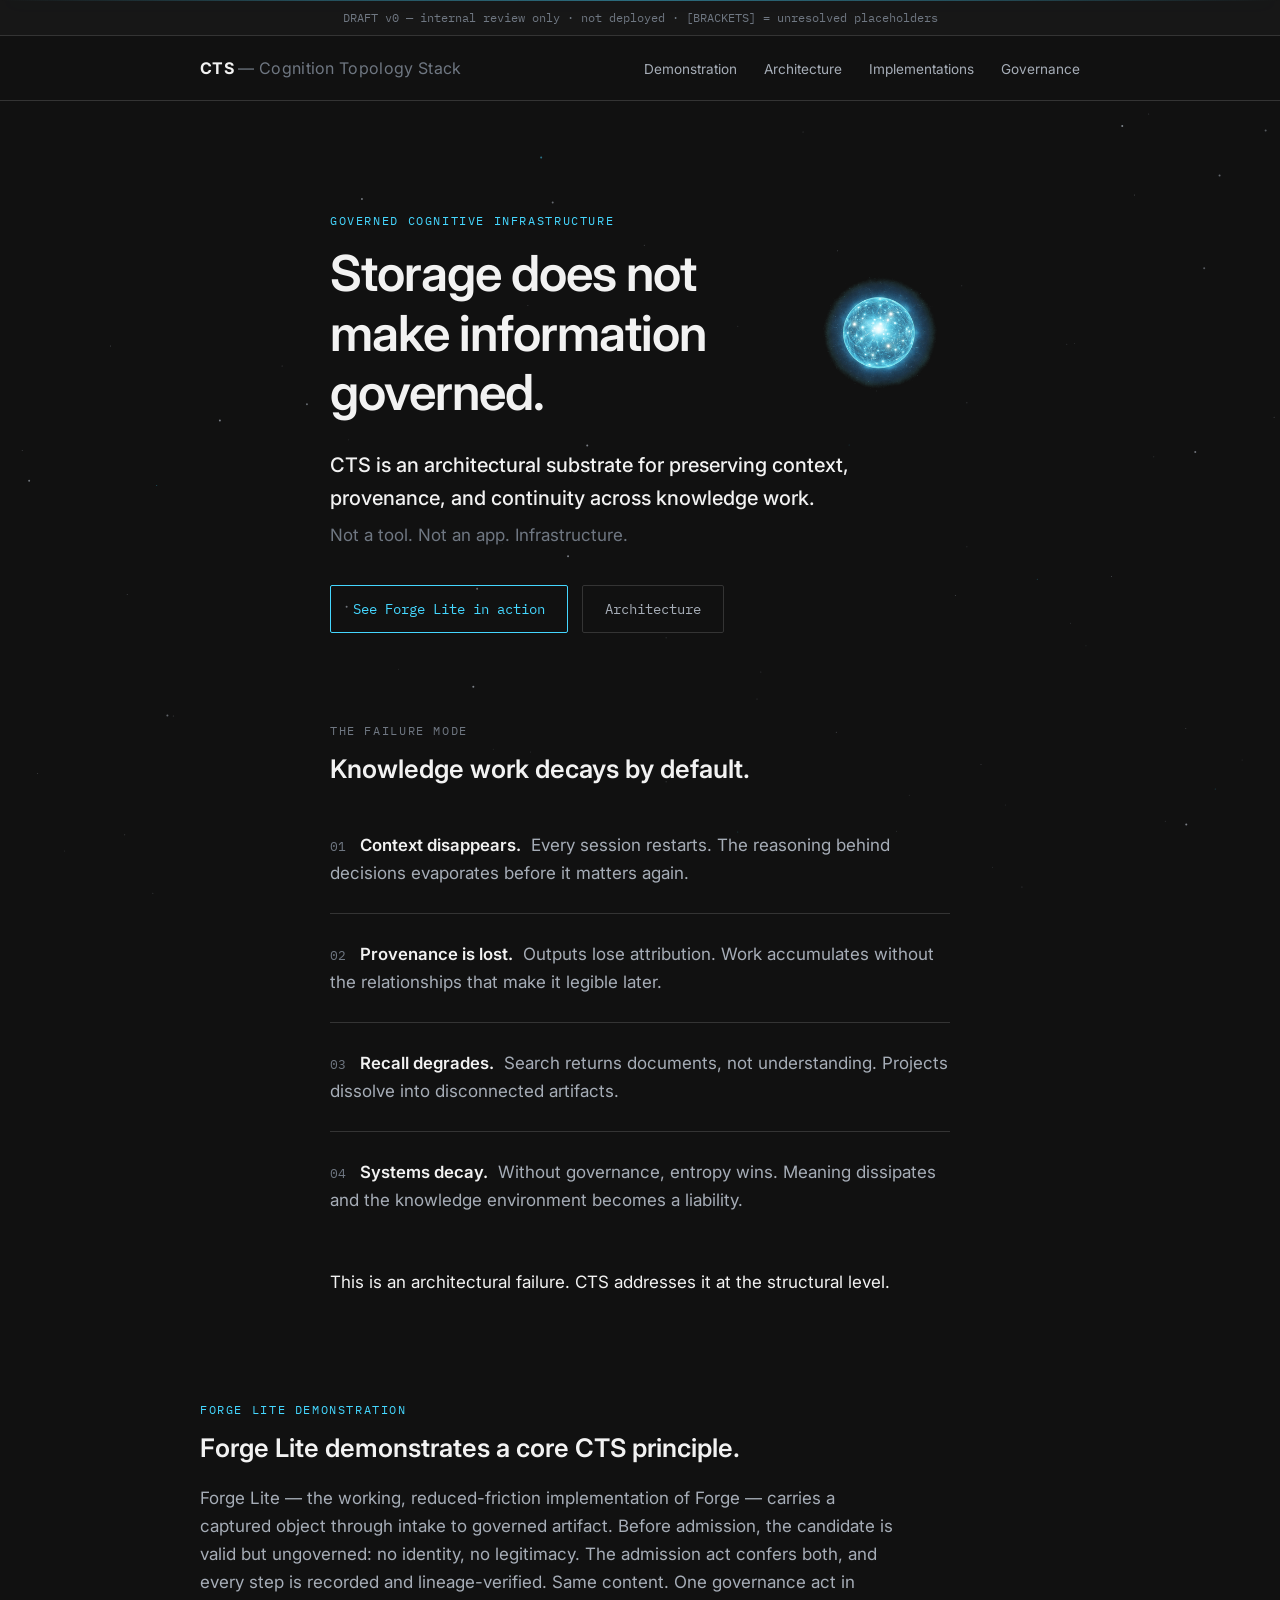
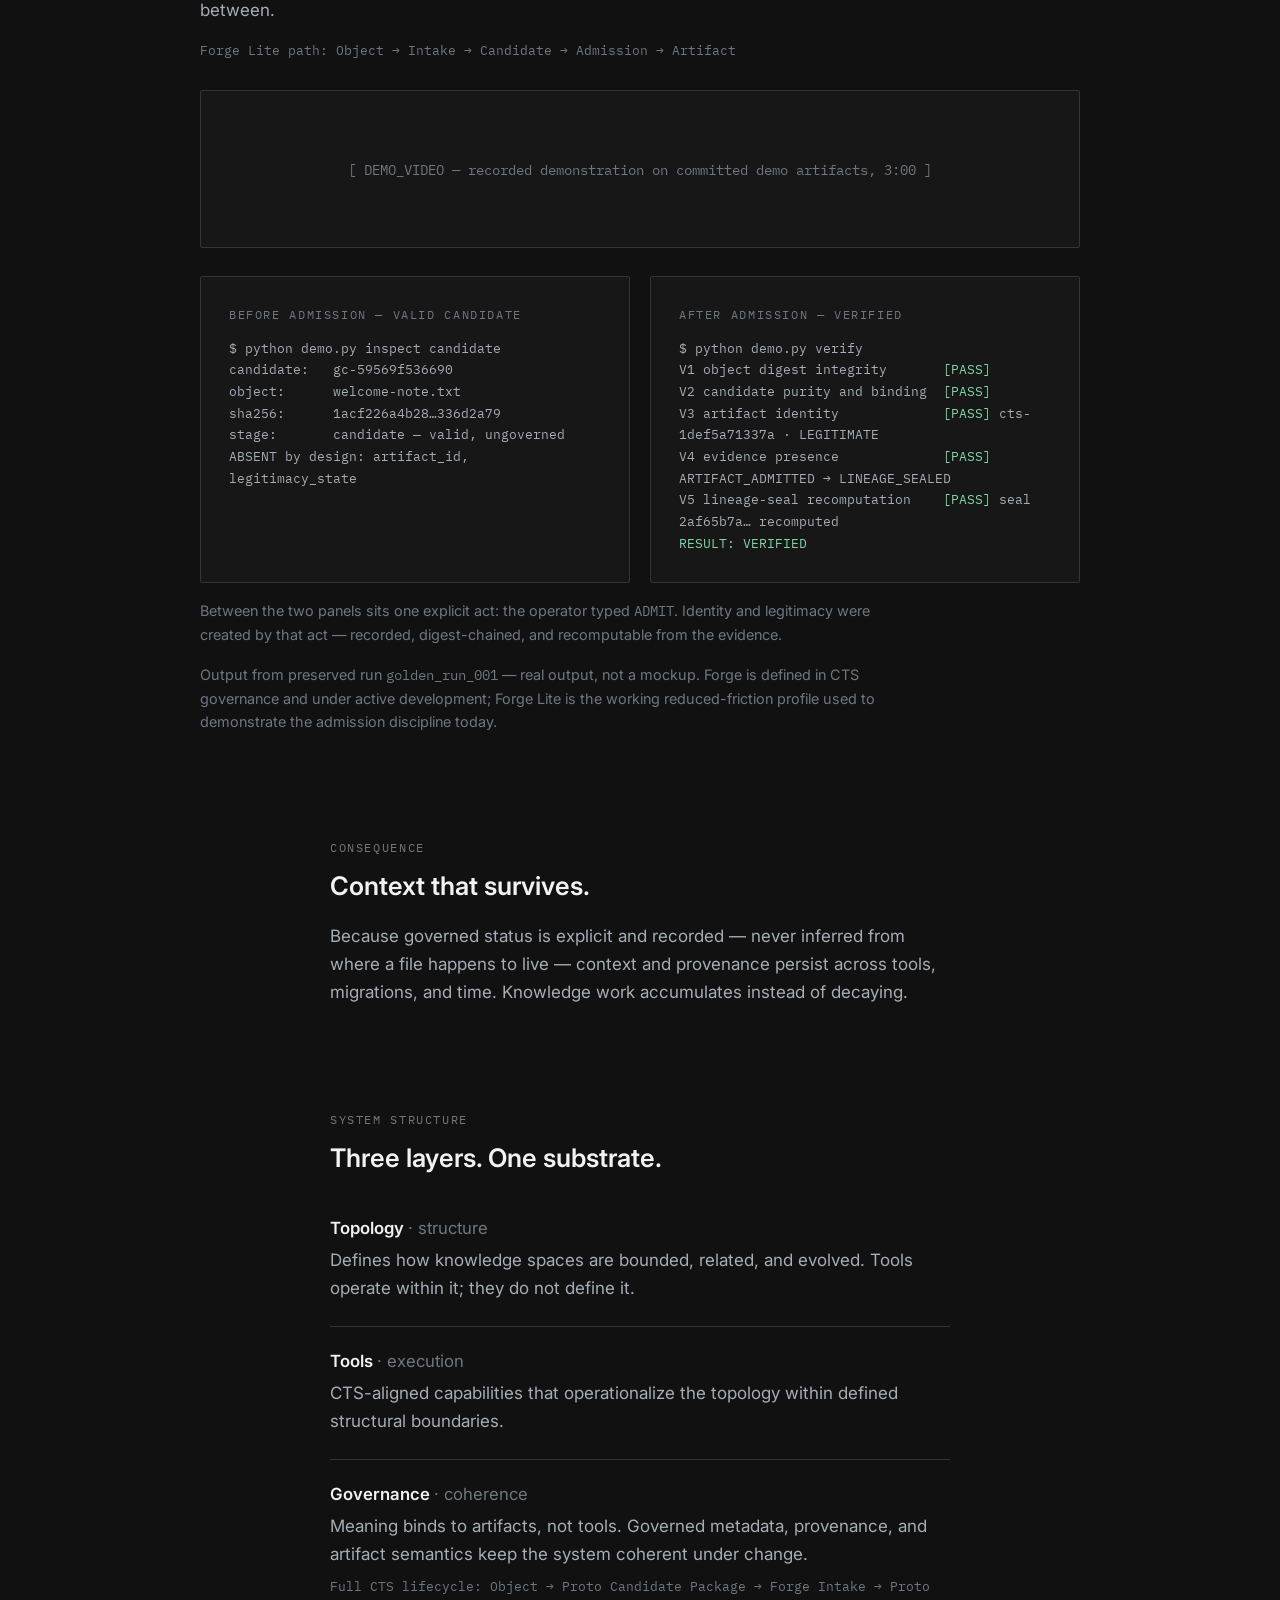
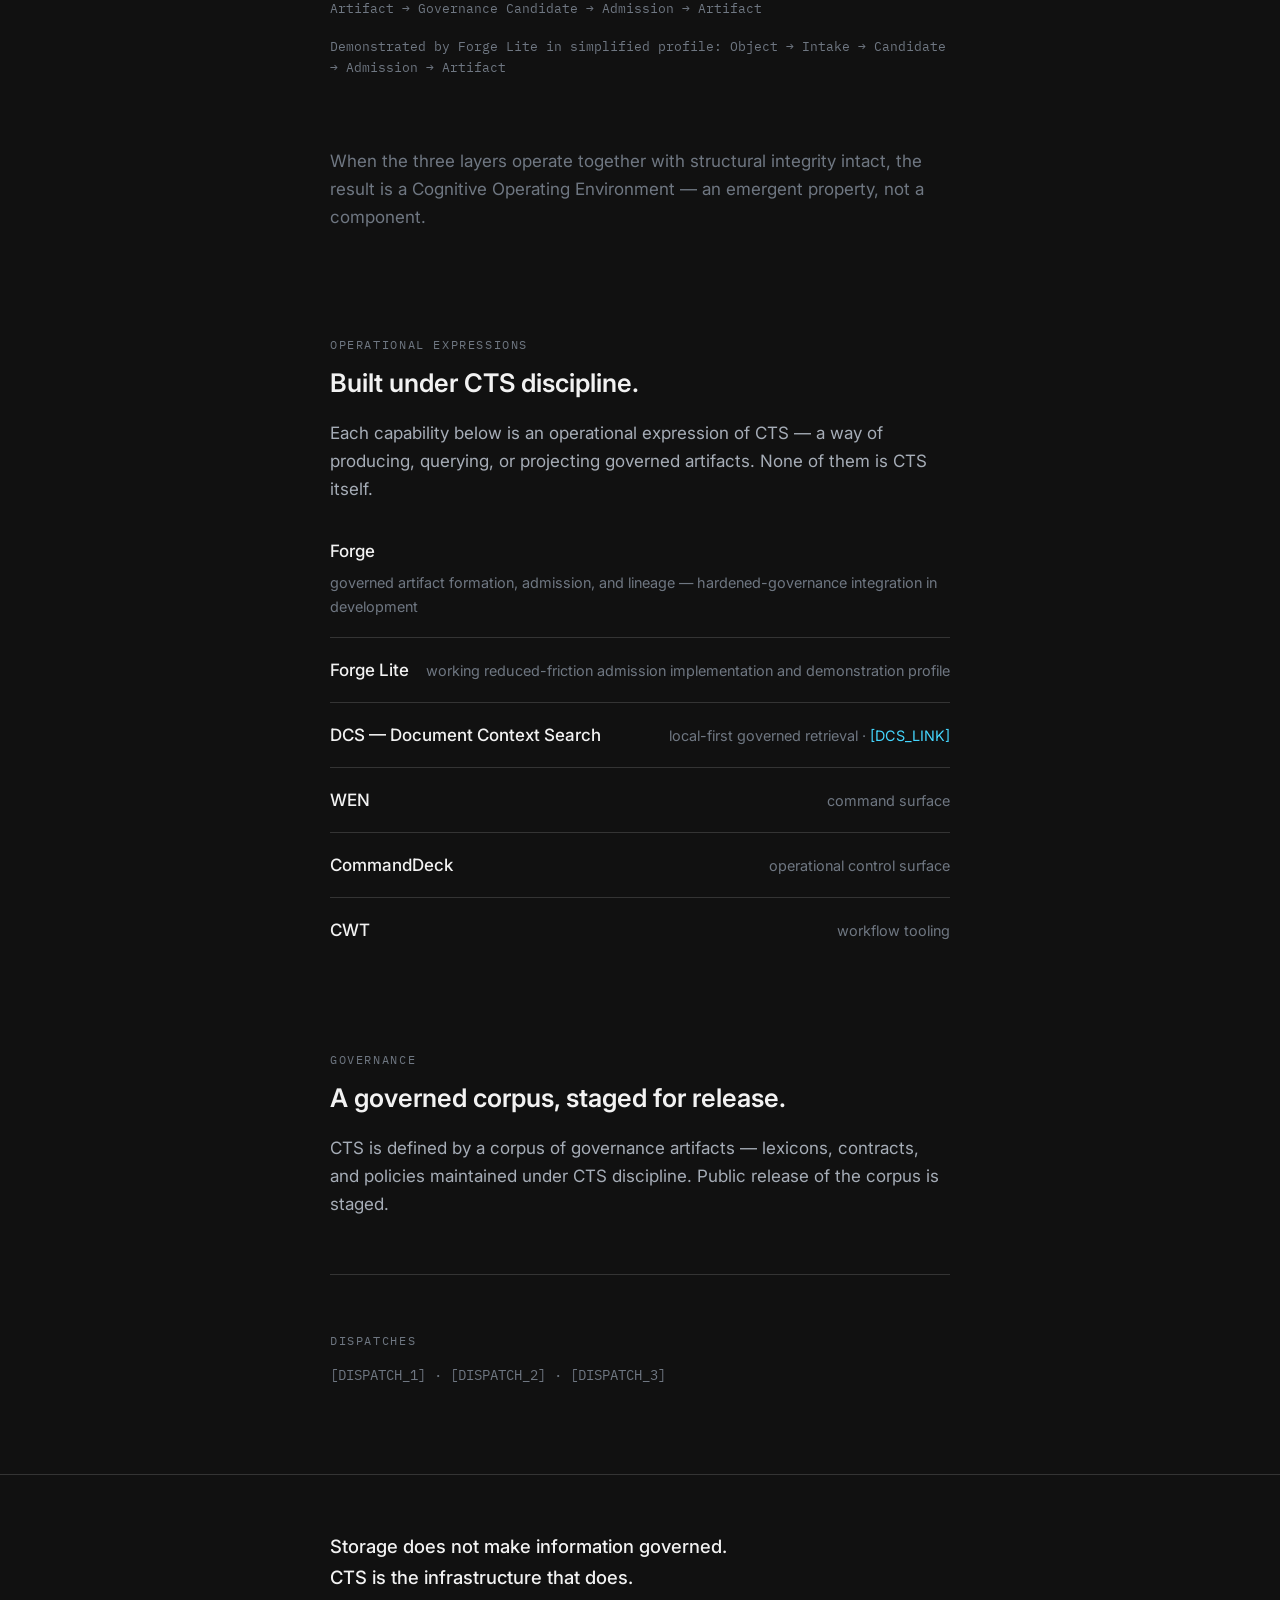
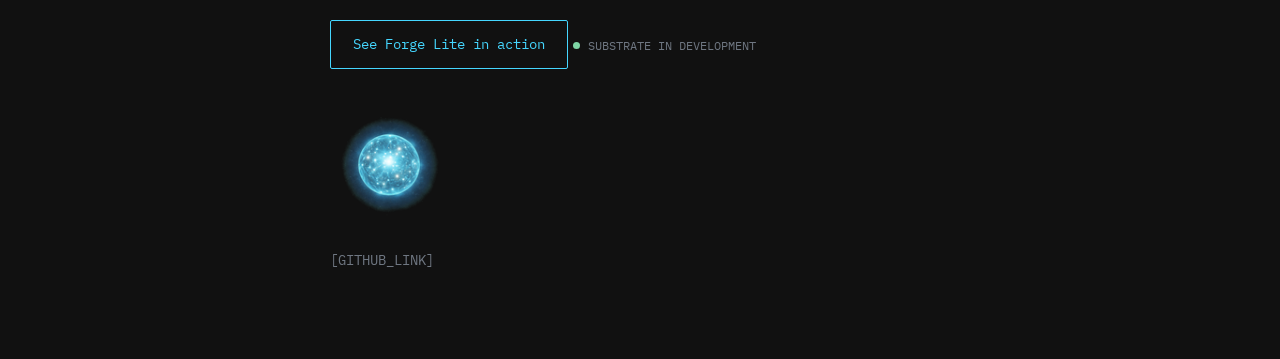
<file: index.html>
<!DOCTYPE html>
<html lang="en">
<head>
<meta charset="utf-8">
<meta name="viewport" content="width=device-width, initial-scale=1">
<title>CTS — Cognition Topology Stack [DRAFT v0]</title>
<meta property="og:title" content="CTS — Cognition Topology Stack">
<meta property="og:description" content="Storage does not make information governed. CTS is governed cognitive infrastructure.">
<meta property="og:image" content="https://ctsstack.com/cts-og-card.png">
<meta property="og:url" content="https://ctsstack.com/">
<meta property="og:type" content="website">
<meta name="twitter:card" content="summary_large_image">
<link rel="icon" href="./cts-favicon.ico">
<link rel="preconnect" href="https://fonts.googleapis.com">
<link href="https://fonts.googleapis.com/css2?family=Inter:wght@400;500;600;700&family=IBM+Plex+Mono:wght@400;500&display=swap" rel="stylesheet">
<style>
:root {
  --cts-bg: #111111;
  --cts-surface: #171717;
  --cts-text: #F2F2F2;
  --cts-text-secondary: #A6ADB7;
  --cts-text-muted: #6F7782;
  --cts-accent: #45D7FF;
  --cts-border: #343434;
  --cts-status-active: #7ED6A5;
  --cts-content-max: 960px;
  --cts-reading-max: 700px;
  --cts-section-gap: 88px;
  --cts-radius: 2px;
}
* { margin: 0; padding: 0; box-sizing: border-box; }
body {
  background: var(--cts-bg);
  color: var(--cts-text-secondary);
  font-family: 'Inter', Arial, sans-serif;
  font-size: 17px;
  line-height: 1.65;
}
.wrap { max-width: var(--cts-content-max); margin: 0 auto; padding: 0 24px; }
@media (min-width: 720px) { .wrap { padding: 0 40px; } }
.reading { max-width: var(--cts-reading-max); }
section { padding: var(--cts-section-gap) 0 0; scroll-margin-top: 72px; }
h1, h2, h3 { color: var(--cts-text); font-weight: 600; line-height: 1.2; }
h1 { font-size: clamp(2rem, 5vw, 3.1rem); letter-spacing: -0.02em; }
h2 { font-size: 1.6rem; margin-bottom: 20px; }
h3 { font-size: 1.05rem; margin-bottom: 8px; }
p { margin-bottom: 16px; }
a { color: var(--cts-accent); text-decoration: none; }
a:hover { text-decoration: underline; }
.label {
  font-family: 'IBM Plex Mono', Consolas, monospace;
  font-size: 0.72rem;
  text-transform: uppercase;
  letter-spacing: 0.14em;
  color: var(--cts-text-muted);
  display: block;
  margin-bottom: 14px;
}
.label--accent { color: var(--cts-accent); }
.mono { font-family: 'IBM Plex Mono', Consolas, monospace; }
.divider { border: 0; border-top: 1px solid var(--cts-border); margin: 56px 0; }
.btn {
  display: inline-block;
  padding: 12px 22px;
  border: 1px solid var(--cts-accent);
  border-radius: var(--cts-radius);
  color: var(--cts-accent);
  font-family: 'IBM Plex Mono', Consolas, monospace;
  font-size: 0.85rem;
  background: transparent;
  transition: background-color 180ms ease;
}
.btn:hover { background: rgba(69, 215, 255, 0.08); text-decoration: none; }
.btn--quiet { border-color: var(--cts-border); color: var(--cts-text-secondary); }
.panel {
  background: var(--cts-surface);
  border: 1px solid var(--cts-border);
  border-radius: var(--cts-radius);
  padding: 28px;
}
.placeholder {
  color: var(--cts-text-muted);
  font-family: 'IBM Plex Mono', Consolas, monospace;
  font-size: 0.85rem;
}
/* Header */
header {
  position: sticky;
  top: 0;
  z-index: 10;
  background: var(--cts-bg);
  border-bottom: 1px solid var(--cts-border);
  padding: 18px 0;
}
header .wrap { display: flex; justify-content: space-between; align-items: baseline; flex-wrap: wrap; gap: 12px; }
.wordmark { color: var(--cts-text); font-weight: 700; font-size: 1rem; letter-spacing: 0.02em; }
.wordmark span { color: var(--cts-text-muted); font-weight: 400; }
nav a { color: var(--cts-text-secondary); font-size: 0.85rem; margin-left: 22px; }
nav a:hover { color: var(--cts-accent); }
/* Hero */
.hero { padding: 110px 0 0; }
.hero .thesis { color: var(--cts-text); font-size: 1.25rem; margin: 26px 0 6px; font-weight: 500; }
.hero .boundary { color: var(--cts-text-muted); margin-bottom: 36px; }
.cta-row { display: flex; gap: 14px; flex-wrap: wrap; }
/* Failure list */
.failure { padding: 26px 0; border-bottom: 1px solid var(--cts-border); }
.failure:last-of-type { border-bottom: 0; }
.failure h3 { display: inline; margin-right: 10px; }
.failure p { display: inline; margin: 0; }
.failure .num { font-family: 'IBM Plex Mono', Consolas, monospace; color: var(--cts-text-muted); font-size: 0.8rem; margin-right: 14px; }
/* Proof */
.proof-media { margin: 28px 0; text-align: center; padding: 64px 28px; }
.beforeafter { display: grid; gap: 20px; grid-template-columns: 1fr; margin-top: 28px; }
@media (min-width: 720px) { .beforeafter { grid-template-columns: 1fr 1fr; } }
.beforeafter .mono-block {
  font-family: 'IBM Plex Mono', Consolas, monospace;
  font-size: 0.82rem;
  color: var(--cts-text-secondary);
  white-space: pre-wrap;
  margin-top: 12px;
}
.ok { color: var(--cts-status-active); }
/* Architecture */
.layer { padding: 24px 0; border-bottom: 1px solid var(--cts-border); }
.layer:last-of-type { border-bottom: 0; }
.lifecycle {
  font-family: 'IBM Plex Mono', Consolas, monospace;
  font-size: 0.82rem;
  color: var(--cts-text-muted);
  margin-top: 8px;
}
/* Implementations */
.impl { display: flex; justify-content: space-between; align-items: baseline; padding: 18px 0; border-bottom: 1px solid var(--cts-border); flex-wrap: wrap; gap: 6px; }
.impl:last-of-type { border-bottom: 0; }
.impl .name { color: var(--cts-text); font-weight: 500; }
.impl .role { color: var(--cts-text-muted); font-size: 0.9rem; }
/* Footer */
footer { margin-top: var(--cts-section-gap); border-top: 1px solid var(--cts-border); padding: 56px 0 72px; }
.status { display: inline-flex; align-items: center; gap: 8px; font-family: 'IBM Plex Mono', Consolas, monospace; font-size: 0.75rem; color: var(--cts-text-muted); margin-top: 28px; }
.status .dot {
  width: 7px; height: 7px; border-radius: 50%;
  background: var(--cts-status-active);
  animation: pulse 2.4s ease-in-out infinite;
}
@keyframes pulse { 0%,100% { opacity: 1; } 50% { opacity: 0.35; } }
/* Starfield — owner-approved whimsy exception (Decision 2026-07-21) */
.starfield {
  position: fixed; inset: 0;
  z-index: -1;
  pointer-events: none;
  overflow: hidden;
}
.stars { position: absolute; top: 0; left: 0; background: transparent; border-radius: 50%; }
.stars-a {
  width: 1px; height: 1px;
  box-shadow:
    27.2vw 48.8vh 0 0 rgba(166,173,183,0.2),
    7.2vw 1.1vh 0 0 rgba(166,173,183,0.25),
    31.1vw 74.3vh 0 0 rgba(166,173,183,0.19),
    13.5vw 79.5vh 0 0 rgba(166,173,183,0.36),
    84.8vw 71.7vh 0 0 rgba(166,173,183,0.2),
    70.0vw 92.3vh 0 0 rgba(166,173,183,0.22),
    77.5vw 96.3vh 0 0 rgba(166,173,183,0.2),
    75.1vw 31.7vh 0 0 rgba(166,173,183,0.27),
    74.6vw 66.1vh 0 0 rgba(166,173,183,0.39),
    81.0vw 64.3vh 0 0 rgba(69,215,255,0.32),
    91.0vw 91.2vh 0 0 rgba(166,173,183,0.26),
    1.7vw 50.0vh 0 0 rgba(166,173,183,0.33),
    41.4vw 83.5vh 0 0 rgba(166,173,183,0.21),
    8.6vw 38.4vh 0 0 rgba(166,173,183,0.39),
    2.9vw 85.9vh 0 0 rgba(166,173,183,0.34),
    28.8vw 30.1vh 0 0 rgba(166,173,183,0.22),
    5.0vw 94.5vh 0 0 rgba(166,173,183,0.2),
    57.6vw 36.2vh 0 0 rgba(166,173,183,0.25),
    32.9vw 97.2vh 0 0 rgba(166,173,183,0.33),
    66.3vw 49.4vh 0 0 rgba(69,215,255,0.22),
    97.0vw 84.4vh 0 0 rgba(166,173,183,0.2),
    78.5vw 89.4vh 0 0 rgba(166,173,183,0.2),
    39.2vw 60.3vh 0 0 rgba(166,173,183,0.2),
    75.5vw 44.7vh 0 0 rgba(166,173,183,0.38),
    83.3vw 38.2vh 0 0 rgba(166,173,183,0.28),
    71.0vw 88.3vh 0 0 rgba(166,173,183,0.2),
    83.6vw 69.2vh 0 0 rgba(166,173,183,0.24),
    88.6vw 21.6vh 0 0 rgba(166,173,183,0.41),
    52.0vw 70.8vh 0 0 rgba(166,173,183,0.34),
    86.8vw 64.0vh 0 0 rgba(166,173,183,0.4),
    58.8vw 5.7vh 0 0 rgba(166,173,183,0.4),
    22.6vw 4.9vh 0 0 rgba(166,173,183,0.33),
    65.3vw 81.3vh 0 0 rgba(166,173,183,0.41),
    83.9vw 38.1vh 0 0 rgba(166,173,183,0.19),
    99.5vw 46.3vh 0 0 rgba(166,173,183,0.4),
    38.5vw 83.2vh 0 0 rgba(166,173,183,0.19),
    69.6vw 8.2vh 0 0 rgba(166,173,183,0.31),
    22.0vw 40.6vh 0 0 rgba(166,173,183,0.36),
    59.1vw 77.6vh 0 0 rgba(166,173,183,0.28),
    9.9vw 66.0vh 0 0 rgba(166,173,183,0.34),
    79.8vw 98.5vh 0 0 rgba(166,173,183,0.35),
    65.4vw 27.8vh 0 0 rgba(166,173,183,0.39),
    62.7vw 14.6vh 0 0 rgba(166,173,183,0.32),
    57.6vw 92.4vh 0 0 rgba(69,215,255,0.27),
    12.2vw 53.9vh 0 0 rgba(69,215,255,0.38),
    41.2vw 33.9vh 0 0 rgba(166,173,183,0.29),
    50.3vw 27.2vh 0 0 rgba(166,173,183,0.39),
    89.7vw 12.6vh 0 0 rgba(166,173,183,0.31),
    9.7vw 92.7vh 0 0 rgba(166,173,183,0.34),
    76.6vw 84.9vh 0 0 rgba(166,173,183,0.29),
    90.1vw 50.7vh 0 0 rgba(166,173,183,0.28),
    52.0vw 86.8vh 0 0 rgba(166,173,183,0.4),
    11.9vw 99.2vh 0 0 rgba(166,173,183,0.31),
    69.5vw 41.3vh 0 0 rgba(166,173,183,0.27),
    62.4vw 2.3vh 0 0 rgba(166,173,183,0.19),
    59.4vw 74.6vh 0 0 rgba(166,173,183,0.3),
    34.7vw 36.6vh 0 0 rgba(166,173,183,0.26),
    94.9vw 87.6vh 0 0 rgba(69,215,255,0.31),
    92.6vw 80.9vh 0 0 rgba(166,173,183,0.33),
    75.5vw 60.7vh 0 0 rgba(166,173,183,0.26);
}
.stars-b {
  width: 2px; height: 2px;
  animation: twinkle 8s ease-in-out infinite alternate;
  box-shadow:
    42.2vw 17.4vh 0 0 rgba(69,215,255,0.5),
    68.4vw 37.5vh 0 0 rgba(166,173,183,0.75),
    28.5vw 10.2vh 0 0 rgba(166,173,183,0.7),
    36.9vw 76.2vh 0 0 rgba(166,173,183,0.73),
    44.3vw 61.7vh 0 0 rgba(166,173,183,0.7),
    98.8vw 14.4vh 0 0 rgba(166,173,183,0.48),
    94.0vw 29.7vh 0 0 rgba(166,173,183,0.47),
    2.2vw 53.3vh 0 0 rgba(166,173,183,0.64),
    1.9vw 3.8vh 0 0 rgba(69,215,255,0.66),
    23.9vw 44.8vh 0 0 rgba(166,173,183,0.57),
    93.3vw 50.1vh 0 0 rgba(166,173,183,0.63),
    64.3vw 5.7vh 0 0 rgba(166,173,183,0.51),
    45.8vw 49.4vh 0 0 rgba(166,173,183,0.7),
    17.1vw 46.6vh 0 0 rgba(166,173,183,0.71),
    95.2vw 19.4vh 0 0 rgba(166,173,183,0.57),
    28.2vw 22.0vh 0 0 rgba(166,173,183,0.65),
    87.6vw 13.9vh 0 0 rgba(166,173,183,0.75),
    27.0vw 67.3vh 0 0 rgba(166,173,183,0.63),
    27.4vw 8.6vh 0 0 rgba(166,173,183,0.51),
    37.2vw 65.3vh 0 0 rgba(166,173,183,0.58),
    43.1vw 22.4vh 0 0 rgba(166,173,183,0.58),
    13.0vw 79.4vh 0 0 rgba(166,173,183,0.54),
    92.6vw 91.5vh 0 0 rgba(166,173,183,0.7),
    51.6vw 1.8vh 0 0 rgba(166,173,183,0.65);
}
@keyframes twinkle {
  0%   { opacity: 0.45; }
  100% { opacity: 1; }
}
.meteor {
  position: absolute;
  width: 150px; height: 1px;
  border-radius: 1px;
  opacity: 0;
  background: linear-gradient(to left, rgba(242,242,242,0.9), rgba(69,215,255,0.4) 30%, transparent);
}
.m1 { top: 4%; left: 100%; animation: shoot1 83s linear 12s infinite; }
.m2 { top: 26%; left: 92%; width: 110px; animation: shoot2 127s linear 51s infinite; }
@keyframes shoot1 {
  0%    { transform: translate(0,0) rotate(164deg); opacity: 0; }
  0.15% { opacity: 0.9; }
  1.8%  { transform: translate(-110vw, 55vh) rotate(164deg); opacity: 0; }
  100%  { transform: translate(-110vw, 55vh) rotate(164deg); opacity: 0; }
}
@keyframes shoot2 {
  0%    { transform: translate(0,0) rotate(162deg); opacity: 0; }
  0.1%  { opacity: 0.7; }
  1.3%  { transform: translate(-85vw, 48vh) rotate(162deg); opacity: 0; }
  100%  { transform: translate(-85vw, 48vh) rotate(162deg); opacity: 0; }
}
/* Scan line — ported from recovered amber variant, retinted to token palette */
@keyframes scan {
  0%   { top: 0%;   opacity: 0; }
  3%   { opacity: 1; }
  97%  { opacity: .5; }
  100% { top: 100%; opacity: 0; }
}
.scan {
  position: fixed; left: 0; right: 0; height: 1px;
  background: linear-gradient(90deg, transparent, rgba(69,215,255,.3) 25%, rgba(69,215,255,.45) 50%, rgba(69,215,255,.3) 75%, transparent);
  box-shadow: 0 0 24px rgba(69,215,255,.15);
  animation: scan 20s linear infinite;
  pointer-events: none;
  z-index: 5;
}
@media (prefers-reduced-motion: reduce) {
  .stars-b, .meteor { animation: none; }
  .meteor { opacity: 0; }
  .scan { display: none; }
}
.draftbar {
  background: var(--cts-surface);
  border-bottom: 1px solid var(--cts-border);
  padding: 8px 0;
  font-family: 'IBM Plex Mono', Consolas, monospace;
  font-size: 0.72rem;
  color: var(--cts-text-muted);
  text-align: center;
}
</style>
</head>
<body>

<div class="starfield" aria-hidden="true">
  <div class="stars stars-a"></div>
  <div class="stars stars-b"></div>
  <div class="meteor m1"></div>
  <div class="meteor m2"></div>
</div>
<div class="scan" aria-hidden="true"></div>

<div class="draftbar">DRAFT v0 — internal review only · not deployed · [BRACKETS] = unresolved placeholders</div>

<header>
  <div class="wrap">
    <div class="wordmark">CTS <span>— Cognition Topology Stack</span></div>
    <nav>
      <a href="#proof">Demonstration</a>
      <a href="#architecture">Architecture</a>
      <a href="#implementations">Implementations</a>
      <a href="#governance">Governance</a>
    </nav>
  </div>
</header>

<!-- S1 · Hero -->
<section class="hero">
  <div class="wrap reading">
    <span class="label label--accent">Governed cognitive infrastructure</span>
    <div style="display:flex; align-items:center; gap:32px; flex-wrap:wrap;">
      <h1 style="flex:1; min-width:280px;">Storage does not make information governed.</h1>
      <img src="./cts-orb-256.png" alt="CTS globe mark" width="140" height="140" style="flex-shrink:0;">
    </div>
    <p class="thesis">CTS is an architectural substrate for preserving context, provenance, and continuity across knowledge work.</p>
    <p class="boundary">Not a tool. Not an app. Infrastructure.</p>
    <div class="cta-row">
      <a class="btn" href="#proof">See Forge Lite in action</a>
      <a class="btn btn--quiet" href="#architecture">Architecture</a>
    </div>
  </div>
</section>

<!-- S2 · Problem frame -->
<section>
  <div class="wrap reading">
    <span class="label">The failure mode</span>
    <h2>Knowledge work decays by default.</h2>
    <div class="failure"><span class="num">01</span><h3>Context disappears.</h3><p>Every session restarts. The reasoning behind decisions evaporates before it matters again.</p></div>
    <div class="failure"><span class="num">02</span><h3>Provenance is lost.</h3><p>Outputs lose attribution. Work accumulates without the relationships that make it legible later.</p></div>
    <div class="failure"><span class="num">03</span><h3>Recall degrades.</h3><p>Search returns documents, not understanding. Projects dissolve into disconnected artifacts.</p></div>
    <div class="failure"><span class="num">04</span><h3>Systems decay.</h3><p>Without governance, entropy wins. Meaning dissipates and the knowledge environment becomes a liability.</p></div>
    <p style="margin-top:28px; color: var(--cts-text);">This is an architectural failure. CTS addresses it at the structural level.</p>
  </div>
</section>

<!-- S3 · Proof -->
<section id="proof">
  <div class="wrap">
    <span class="label label--accent">Forge Lite demonstration</span>
    <h2 class="reading">Forge Lite demonstrates a core CTS principle.</h2>
    <p class="reading">Forge Lite — the working, reduced-friction implementation of Forge — carries a captured object through intake to governed artifact. Before admission, the candidate is valid but ungoverned: no identity, no legitimacy. The admission act confers both, and every step is recorded and lineage-verified. Same content. One governance act in between.</p>
    <p class="reading lifecycle" style="margin-bottom:8px;">Forge Lite path: Object → Intake → Candidate → Admission → Artifact</p>
    <div class="panel proof-media">
      <span class="placeholder">[ DEMO_VIDEO — recorded demonstration on committed demo artifacts, 3:00 ]</span>
    </div>
    <div class="beforeafter">
      <div class="panel">
        <span class="label">Before admission — valid Candidate</span>
        <div class="mono-block">$ python demo.py inspect candidate
candidate:   gc-59569f536690
object:      welcome-note.txt
sha256:      1acf226a4b28…336d2a79
stage:       candidate — valid, ungoverned
ABSENT by design: artifact_id, legitimacy_state</div>
      </div>
      <div class="panel">
        <span class="label">After admission — verified</span>
        <div class="mono-block">$ python demo.py verify
V1 object digest integrity       <span class="ok">[PASS]</span>
V2 candidate purity and binding  <span class="ok">[PASS]</span>
V3 artifact identity             <span class="ok">[PASS]</span> cts-1def5a71337a · LEGITIMATE
V4 evidence presence             <span class="ok">[PASS]</span> ARTIFACT_ADMITTED → LINEAGE_SEALED
V5 lineage-seal recomputation    <span class="ok">[PASS]</span> seal 2af65b7a… recomputed
<span class="ok">RESULT: VERIFIED</span></div>
      </div>
    </div>
    <p class="reading" style="margin-top:16px; color: var(--cts-text-muted); font-size: 0.9rem;">Between the two panels sits one explicit act: the operator typed <span class="mono">ADMIT</span>. Identity and legitimacy were created by that act — recorded, digest-chained, and recomputable from the evidence.</p>
    <p class="reading" style="margin-top:12px; color: var(--cts-text-muted); font-size: 0.9rem;">Output from preserved run <span class="mono">golden_run_001</span> — real output, not a mockup. Forge is defined in CTS governance and under active development; Forge Lite is the working reduced-friction profile used to demonstrate the admission discipline today.</p>
  </div>
</section>

<!-- S4 · Consequence -->
<section>
  <div class="wrap reading">
    <span class="label">Consequence</span>
    <h2>Context that survives.</h2>
    <p>Because governed status is explicit and recorded — never inferred from where a file happens to live — context and provenance persist across tools, migrations, and time. Knowledge work accumulates instead of decaying.</p>
  </div>
</section>

<!-- S5 · Architecture -->
<section id="architecture">
  <div class="wrap reading">
    <span class="label">System structure</span>
    <h2>Three layers. One substrate.</h2>
    <div class="layer">
      <h3>Topology <span class="role" style="color:var(--cts-text-muted); font-weight:400;">· structure</span></h3>
      <p style="margin:0;">Defines how knowledge spaces are bounded, related, and evolved. Tools operate within it; they do not define it.</p>
    </div>
    <div class="layer">
      <h3>Tools <span style="color:var(--cts-text-muted); font-weight:400;">· execution</span></h3>
      <p style="margin:0;">CTS-aligned capabilities that operationalize the topology within defined structural boundaries.</p>
    </div>
    <div class="layer">
      <h3>Governance <span style="color:var(--cts-text-muted); font-weight:400;">· coherence</span></h3>
      <p style="margin:0;">Meaning binds to artifacts, not tools. Governed metadata, provenance, and artifact semantics keep the system coherent under change.</p>
      <p class="lifecycle">Full CTS lifecycle: Object → Proto Candidate Package → Forge Intake → Proto Artifact → Governance Candidate → Admission → Artifact</p>
      <p class="lifecycle" style="margin-top:4px;">Demonstrated by Forge Lite in simplified profile: Object → Intake → Candidate → Admission → Artifact</p>
    </div>
    <p style="margin-top:28px; color:var(--cts-text-muted);">When the three layers operate together with structural integrity intact, the result is a Cognitive Operating Environment — an emergent property, not a component.</p>
  </div>
</section>

<!-- S6 · Implementations -->
<section id="implementations">
  <div class="wrap reading">
    <span class="label">Operational expressions</span>
    <h2>Built under CTS discipline.</h2>
    <p>Each capability below is an operational expression of CTS — a way of producing, querying, or projecting governed artifacts. None of them is CTS itself.</p>
    <div class="impl"><span class="name">Forge</span><span class="role">governed artifact formation, admission, and lineage — hardened-governance integration in development</span></div>
    <div class="impl"><span class="name">Forge Lite</span><span class="role">working reduced-friction admission implementation and demonstration profile</span></div>
    <div class="impl"><span class="name">DCS — Document Context Search</span><span class="role">local-first governed retrieval · <a href="#">[DCS_LINK]</a></span></div>
    <div class="impl"><span class="name">WEN</span><span class="role">command surface</span></div>
    <div class="impl"><span class="name">CommandDeck</span><span class="role">operational control surface</span></div>
    <div class="impl"><span class="name">CWT</span><span class="role">workflow tooling</span></div>
  </div>
</section>

<!-- S7 · Governance & dispatches -->
<section id="governance">
  <div class="wrap reading">
    <span class="label">Governance</span>
    <h2>A governed corpus, staged for release.</h2>
    <p>CTS is defined by a corpus of governance artifacts — lexicons, contracts, and policies maintained under CTS discipline. Public release of the corpus is staged.</p>
    <hr class="divider">
    <span class="label">Dispatches</span>
    <p class="placeholder">[DISPATCH_1] · [DISPATCH_2] · [DISPATCH_3]</p>
  </div>
</section>

<!-- S8 · Footer -->
<footer>
  <div class="wrap reading">
    <p style="color: var(--cts-text); font-size: 1.15rem; font-weight: 500;">Storage does not make information governed.<br>CTS is the infrastructure that does.</p>
    <a class="btn" href="#proof">See Forge Lite in action</a>
    <div class="status"><span class="dot"></span> SUBSTRATE IN DEVELOPMENT</div>
    <div style="margin-top:36px;">
      <img src="./cts-orb-128.png" alt="CTS globe mark" width="120" height="120" style="display:block;">
    </div>
    <p class="placeholder" style="margin-top:24px;">[GITHUB_LINK]</p>
  </div>
</footer>

</body>
</html>
</file>
